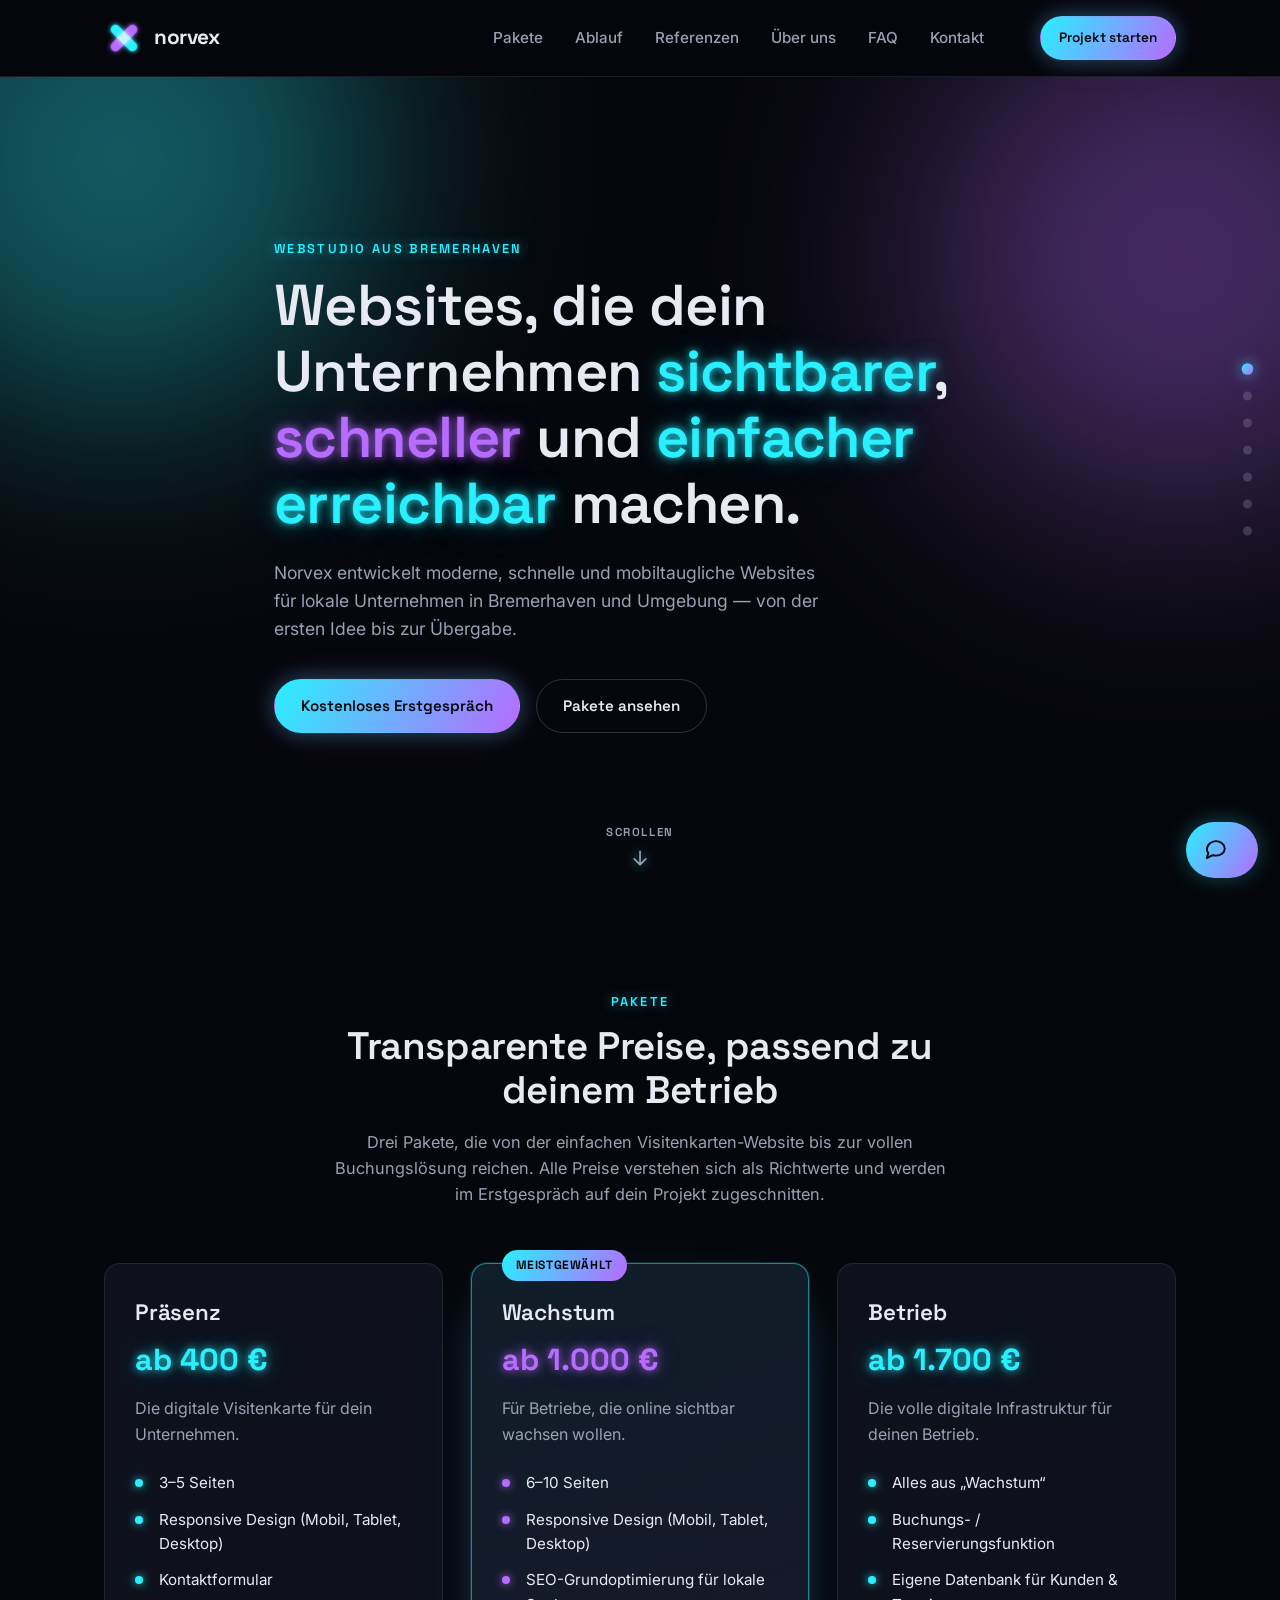
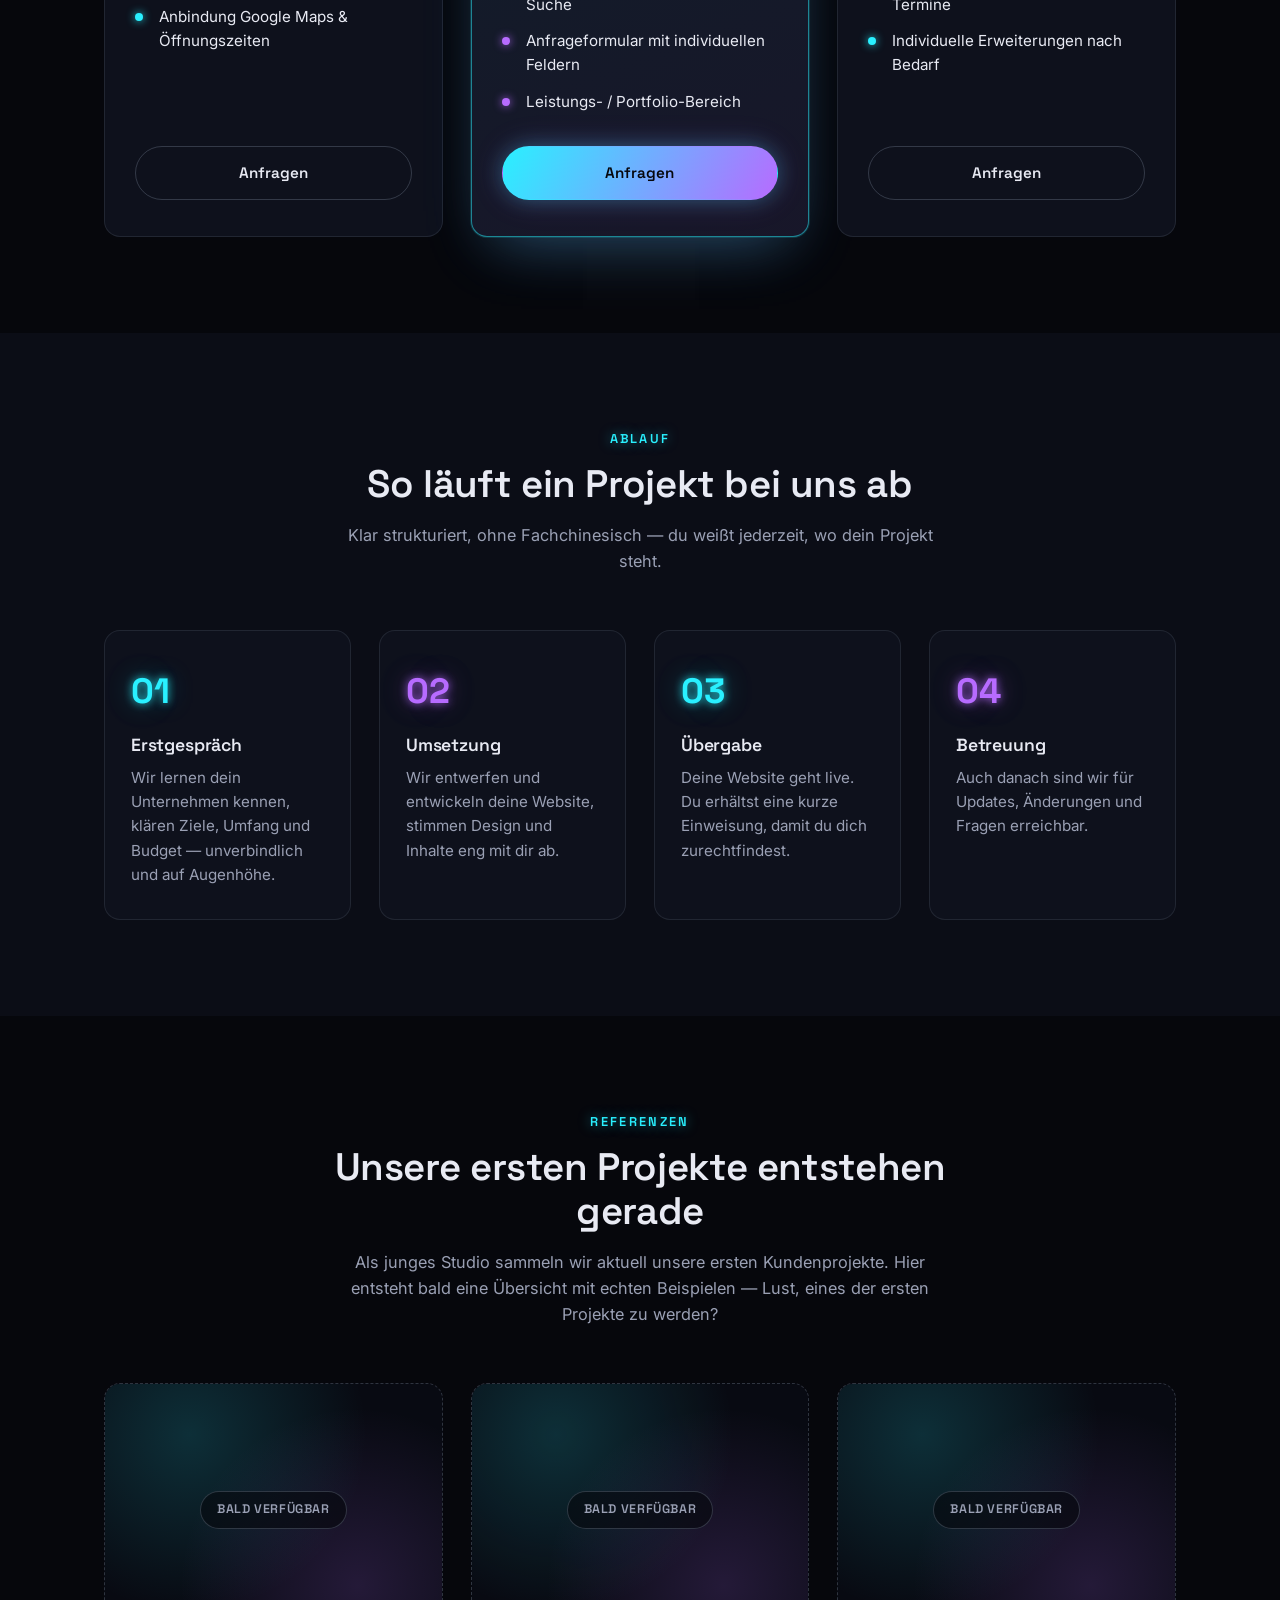
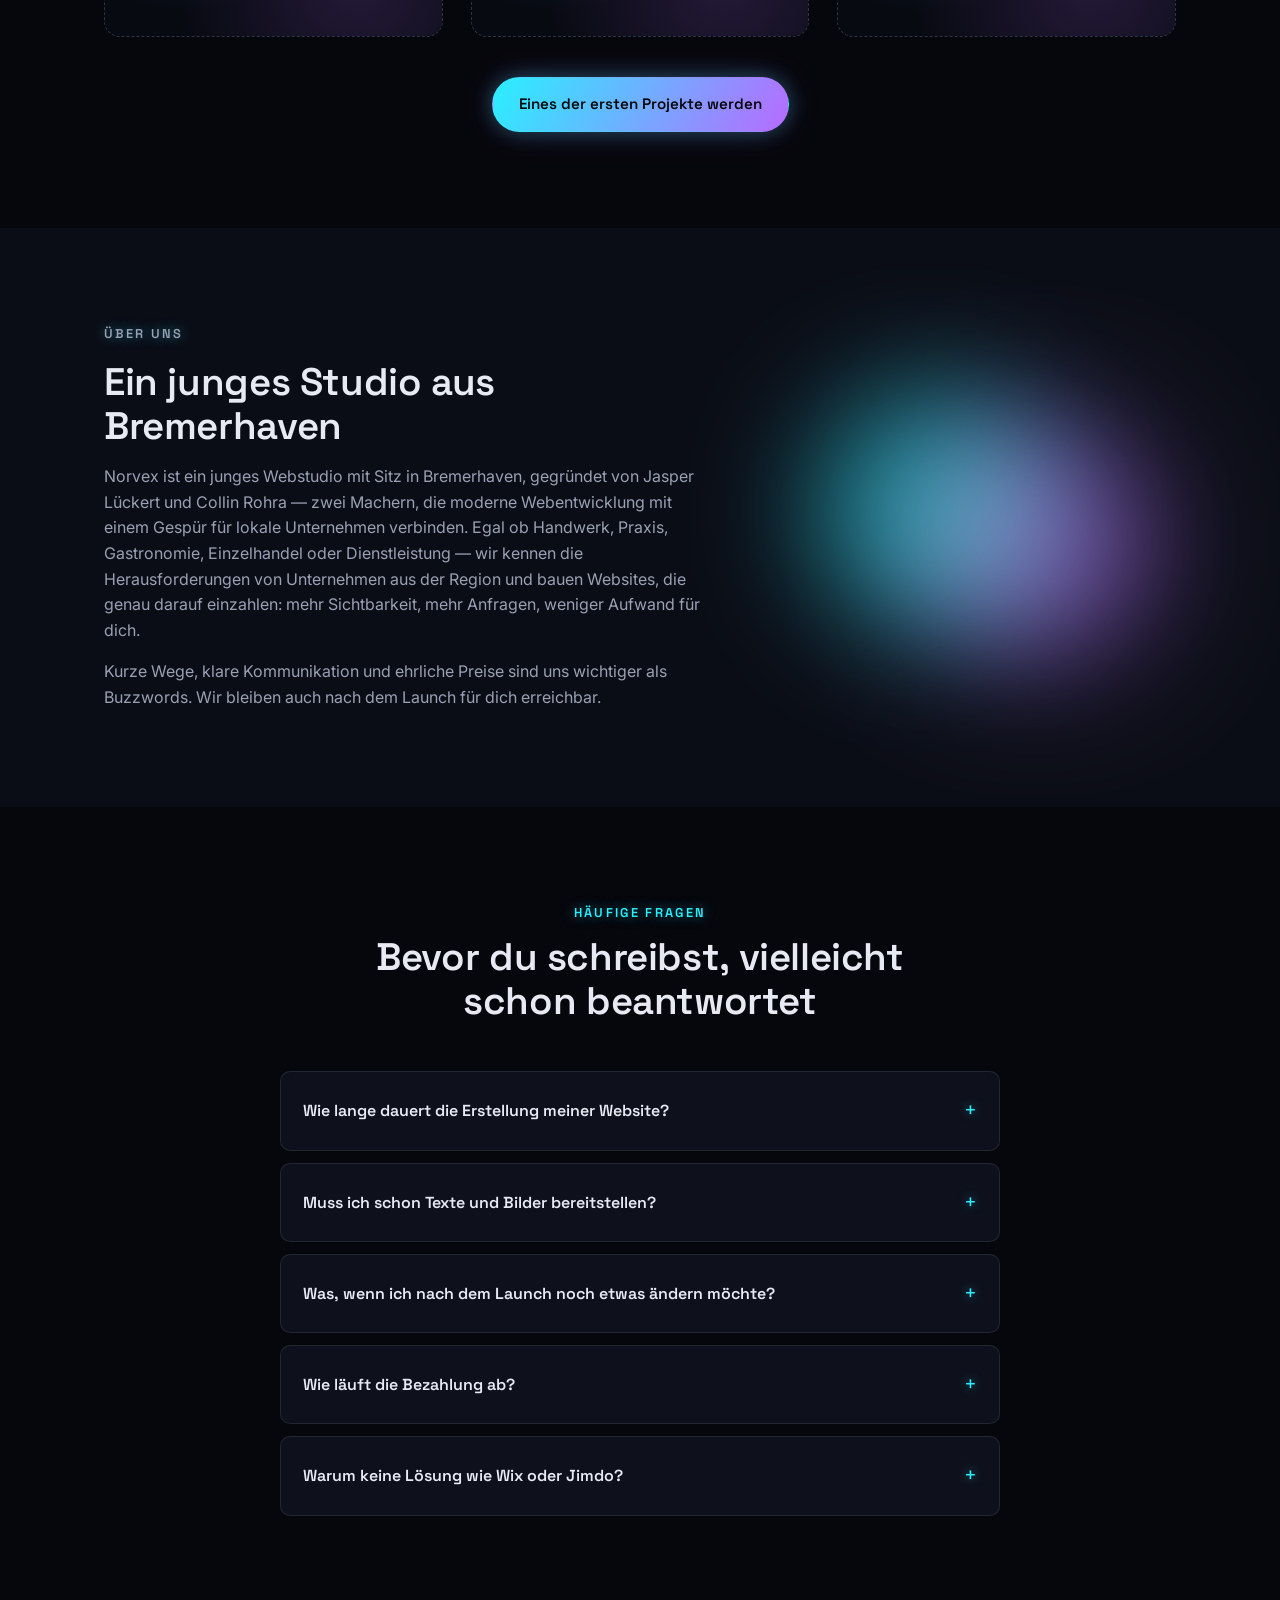
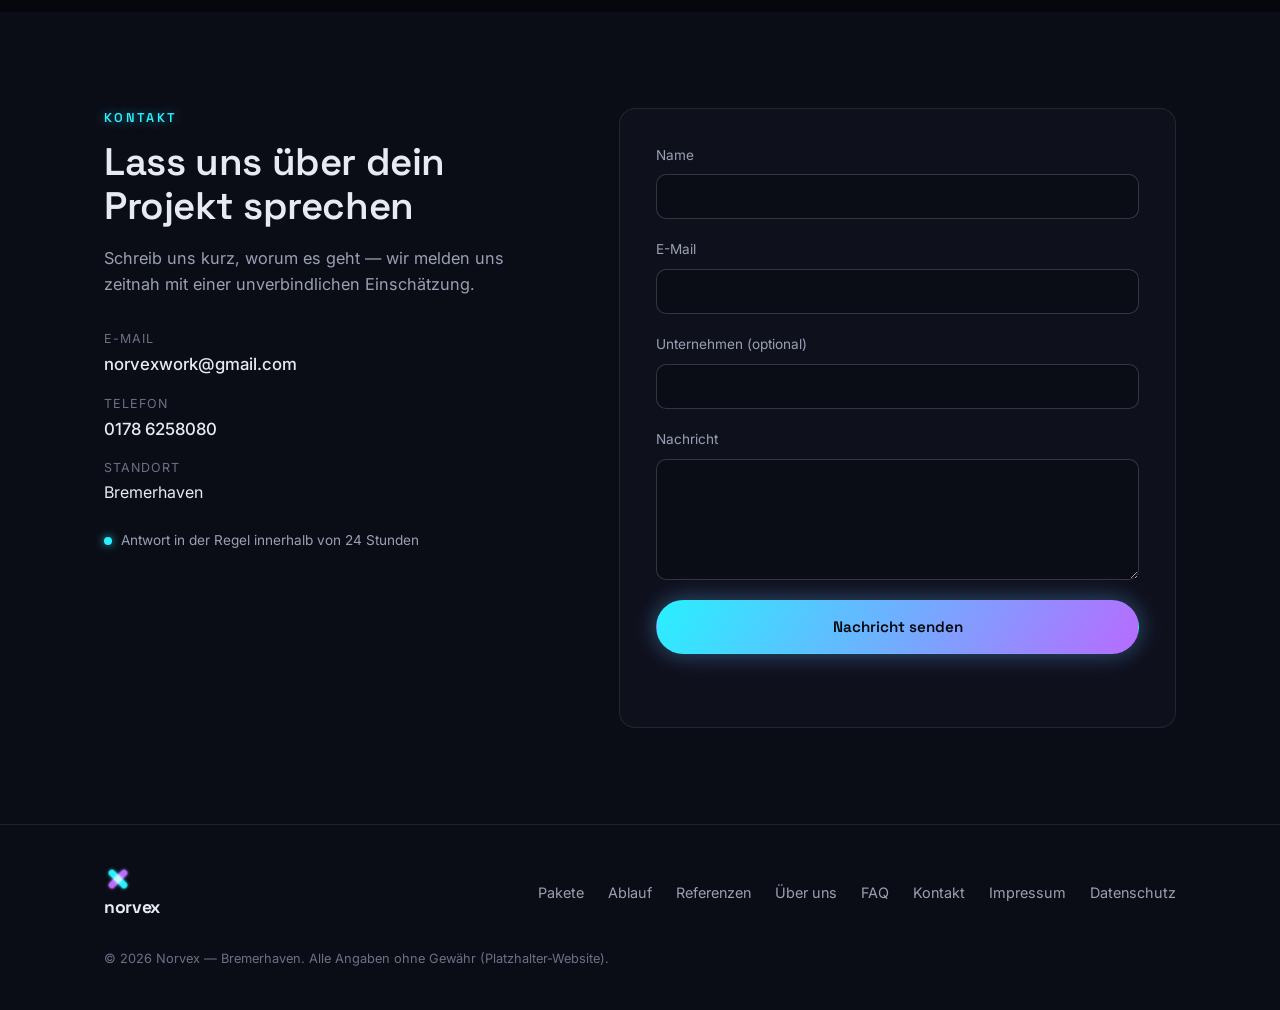
<file: index.html>
<!DOCTYPE html>
<html lang="de">
<head>
<meta charset="UTF-8">
<meta name="viewport" content="width=device-width, initial-scale=1.0">
<meta name="google-site-verification" content="wodSQJO7rFkiPzGt3FOCPo8lgnEI9jHK34I3dxqD2hQ" />
<meta name="google-site-verification" content="xtW4h9Yq6uMeDzXPqX8zzZdJeep96P6j-2JwWanVHdA" />
<title>Norvex — Webdesign & Websites für lokale Unternehmen in Bremerhaven</title>
<meta name="description" content="Norvex ist ein Webdesign-Studio in Bremerhaven: moderne, schnelle Websites für lokale Unternehmen jeder Branche — von der Präsenz-Seite bis zur Buchungsplattform.">
<link rel="canonical" href="https://norvex.studio/">

<meta property="og:type" content="website">
<meta property="og:site_name" content="Norvex">
<meta property="og:locale" content="de_DE">
<meta property="og:url" content="https://norvex.studio/">
<meta property="og:title" content="Norvex — Webdesign & Websites für lokale Unternehmen in Bremerhaven">
<meta property="og:description" content="Moderne, schnelle Websites für lokale Unternehmen jeder Branche in Bremerhaven — von der Präsenz-Seite bis zur Buchungsplattform.">
<meta property="og:image" content="https://norvex.studio/og-image.png">
<meta property="og:image:width" content="1200">
<meta property="og:image:height" content="630">
<meta property="og:image:alt" content="Norvex — Websites für lokale Unternehmen in Bremerhaven">

<meta name="twitter:card" content="summary_large_image">
<meta name="twitter:title" content="Norvex — Webdesign & Websites für lokale Unternehmen in Bremerhaven">
<meta name="twitter:description" content="Moderne, schnelle Websites für lokale Unternehmen jeder Branche in Bremerhaven.">
<meta name="twitter:image" content="https://norvex.studio/og-image.png">

<link rel="icon" href="data:image/svg+xml,%3Csvg xmlns='http://www.w3.org/2000/svg' viewBox='0 0 100 100'%3E%3Crect width='100' height='100' rx='20' fill='%23070811'/%3E%3Cg%3E%3Crect x='8' y='38' width='84' height='24' rx='12' fill='%2329f0ff' transform='rotate(45 50 50)'/%3E%3Crect x='8' y='38' width='84' height='24' rx='12' fill='%23b76bff' style='mix-blend-mode:screen' transform='rotate(-45 50 50)'/%3E%3C/g%3E%3C/svg%3E">
<link rel="preconnect" href="https://fonts.googleapis.com">
<link rel="preconnect" href="https://fonts.gstatic.com" crossorigin>
<link href="https://fonts.googleapis.com/css2?family=Space+Grotesk:wght@500;600;700&family=Inter:wght@400;500;600&display=swap" rel="stylesheet">
<link rel="stylesheet" href="css/style.css">
<script type="application/ld+json">
{
  "@context": "https://schema.org",
  "@type": "ProfessionalService",
  "name": "Norvex",
  "alternateName": "Norvex GbR",
  "url": "https://norvex.studio/",
  "image": "https://norvex.studio/og-image.png",
  "logo": "https://norvex.studio/og-image.png",
  "email": "norvexwork@gmail.com",
  "telephone": "+491786258080",
  "address": {
    "@type": "PostalAddress",
    "streetAddress": "Boschstraße 9b",
    "postalCode": "27574",
    "addressLocality": "Bremerhaven",
    "addressCountry": "DE"
  },
  "areaServed": {
    "@type": "City",
    "name": "Bremerhaven"
  },
  "founder": [
    { "@type": "Person", "name": "Jasper Lückert" },
    { "@type": "Person", "name": "Collin Rohra" }
  ],
  "description": "Norvex ist ein Webdesign-Studio in Bremerhaven: moderne, schnelle Websites für lokale Unternehmen jeder Branche."
}
</script>
</head>
<body>

<a class="skip-link" href="#main">Zum Inhalt springen</a>

<header class="site-header" id="top">
  <div class="container header-inner">
    <a href="#top" class="logo" aria-label="Norvex Startseite">
      <svg class="logo-mark" width="40" height="40" viewBox="0 0 100 100" xmlns="http://www.w3.org/2000/svg" aria-hidden="true">
        <g style="isolation:isolate">
          <rect class="logo-bar-cyan" x="8" y="38" width="84" height="24" rx="12" transform="rotate(45 50 50)"/>
          <rect class="logo-bar-violet" x="8" y="38" width="84" height="24" rx="12" transform="rotate(-45 50 50)"/>
        </g>
      </svg>
      <span class="logo-word">norvex</span>
    </a>

    <nav class="main-nav" id="main-nav" aria-label="Hauptnavigation">
      <a href="#pakete">Pakete</a>
      <a href="#ablauf">Ablauf</a>
      <a href="#referenzen">Referenzen</a>
      <a href="#ueber-uns">Über uns</a>
      <a href="#faq">FAQ</a>
      <a href="#kontakt">Kontakt</a>
      <a href="#kontakt" class="btn btn-primary nav-cta-mobile">Projekt starten</a>
    </nav>

    <a href="#kontakt" class="btn btn-primary btn-small header-cta">Projekt starten</a>

    <button class="nav-toggle" id="navToggle" aria-expanded="false" aria-controls="main-nav" aria-label="Menü öffnen">
      <span></span><span></span><span></span>
    </button>
  </div>
</header>

<nav class="dot-nav" aria-label="Seitennavigation">
  <a href="#hero" class="dot-nav-item" data-target="hero" aria-label="Start"><span class="dot-nav-tooltip">Start</span></a>
  <a href="#pakete" class="dot-nav-item" data-target="pakete" aria-label="Pakete"><span class="dot-nav-tooltip">Pakete</span></a>
  <a href="#ablauf" class="dot-nav-item" data-target="ablauf" aria-label="Ablauf"><span class="dot-nav-tooltip">Ablauf</span></a>
  <a href="#referenzen" class="dot-nav-item" data-target="referenzen" aria-label="Referenzen"><span class="dot-nav-tooltip">Referenzen</span></a>
  <a href="#ueber-uns" class="dot-nav-item" data-target="ueber-uns" aria-label="Über uns"><span class="dot-nav-tooltip">Über uns</span></a>
  <a href="#faq" class="dot-nav-item" data-target="faq" aria-label="FAQ"><span class="dot-nav-tooltip">FAQ</span></a>
  <a href="#kontakt" class="dot-nav-item" data-target="kontakt" aria-label="Kontakt"><span class="dot-nav-tooltip">Kontakt</span></a>
</nav>

<main id="main">

  <!-- HERO -->
  <section class="hero" id="hero">
    <div class="hero-glow hero-glow-cyan" aria-hidden="true"></div>
    <div class="hero-glow hero-glow-violet" aria-hidden="true"></div>
    <div class="container hero-inner">
      <p class="eyebrow">Webstudio aus Bremerhaven</p>
      <h1 class="hero-title">
        Websites, die dein Unternehmen <span class="text-glow-cyan">sichtbarer</span>,
        <span class="text-glow-violet">schneller</span> und
        <span class="text-glow-cyan">einfacher erreichbar</span> machen.
      </h1>
      <p class="hero-sub">
        Norvex entwickelt moderne, schnelle und mobiltaugliche Websites für lokale
        Unternehmen in Bremerhaven und Umgebung — von der ersten Idee bis zur Übergabe.
      </p>
      <div class="hero-actions">
        <a href="#kontakt" class="btn btn-primary">Kostenloses Erstgespräch</a>
        <a href="#pakete" class="btn btn-ghost">Pakete ansehen</a>
      </div>
    </div>

    <a href="#pakete" class="scroll-cue" aria-label="Zu den Paketen scrollen">
      <span class="scroll-cue-text">Scrollen</span>
      <svg class="scroll-cue-arrow" viewBox="0 0 24 24" width="20" height="20" fill="none" stroke="currentColor" stroke-width="2" stroke-linecap="round" stroke-linejoin="round" aria-hidden="true">
        <path d="M12 4v16M5 13l7 7 7-7"/>
      </svg>
    </a>
  </section>

  <!-- PAKETE -->
  <section class="section" id="pakete">
    <div class="container">
      <p class="eyebrow center">Pakete</p>
      <h2 class="section-title center">Transparente Preise, passend zu deinem Betrieb</h2>
      <p class="section-sub center">
        Drei Pakete, die von der einfachen Visitenkarten-Website bis zur vollen
        Buchungslösung reichen. Alle Preise verstehen sich als Richtwerte und werden
        im Erstgespräch auf dein Projekt zugeschnitten.
      </p>

      <div class="pricing-grid">

        <article class="price-card">
          <h3 class="price-name">Präsenz</h3>
          <p class="price-range">ab 400&nbsp;€</p>
          <p class="price-desc">Die digitale Visitenkarte für dein Unternehmen.</p>
          <ul class="price-features">
            <li>3–5 Seiten</li>
            <li>Responsive Design (Mobil, Tablet, Desktop)</li>
            <li>Kontaktformular</li>
            <li>Anbindung Google Maps &amp; Öffnungszeiten</li>
          </ul>
          <a href="#kontakt" class="btn btn-outline">Anfragen</a>
        </article>

        <article class="price-card price-card-featured">
          <p class="price-badge">Meistgewählt</p>
          <h3 class="price-name">Wachstum</h3>
          <p class="price-range">ab 1.000&nbsp;€</p>
          <p class="price-desc">Für Betriebe, die online sichtbar wachsen wollen.</p>
          <ul class="price-features">
            <li>6–10 Seiten</li>
            <li>Responsive Design (Mobil, Tablet, Desktop)</li>
            <li>SEO-Grundoptimierung für lokale Suche</li>
            <li>Anfrageformular mit individuellen Feldern</li>
            <li>Leistungs- / Portfolio-Bereich</li>
          </ul>
          <a href="#kontakt" class="btn btn-primary">Anfragen</a>
        </article>

        <article class="price-card">
          <h3 class="price-name">Betrieb</h3>
          <p class="price-range">ab 1.700&nbsp;€</p>
          <p class="price-desc">Die volle digitale Infrastruktur für deinen Betrieb.</p>
          <ul class="price-features">
            <li>Alles aus „Wachstum“</li>
            <li>Buchungs- / Reservierungsfunktion</li>
            <li>Eigene Datenbank für Kunden &amp; Termine</li>
            <li>Individuelle Erweiterungen nach Bedarf</li>
          </ul>
          <a href="#kontakt" class="btn btn-outline">Anfragen</a>
        </article>

      </div>
    </div>
  </section>

  <!-- ABLAUF -->
  <section class="section section-alt" id="ablauf">
    <div class="container">
      <p class="eyebrow center">Ablauf</p>
      <h2 class="section-title center">So läuft ein Projekt bei uns ab</h2>
      <p class="section-sub center">
        Klar strukturiert, ohne Fachchinesisch — du weißt jederzeit, wo dein Projekt steht.
      </p>

      <ol class="process-grid">
        <li class="process-step">
          <span class="process-number text-glow-cyan">01</span>
          <h3>Erstgespräch</h3>
          <p>Wir lernen dein Unternehmen kennen, klären Ziele, Umfang und Budget — unverbindlich und auf Augenhöhe.</p>
        </li>
        <li class="process-step">
          <span class="process-number text-glow-violet">02</span>
          <h3>Umsetzung</h3>
          <p>Wir entwerfen und entwickeln deine Website, stimmen Design und Inhalte eng mit dir ab.</p>
        </li>
        <li class="process-step">
          <span class="process-number text-glow-cyan">03</span>
          <h3>Übergabe</h3>
          <p>Deine Website geht live. Du erhältst eine kurze Einweisung, damit du dich zurechtfindest.</p>
        </li>
        <li class="process-step">
          <span class="process-number text-glow-violet">04</span>
          <h3>Betreuung</h3>
          <p>Auch danach sind wir für Updates, Änderungen und Fragen erreichbar.</p>
        </li>
      </ol>
    </div>
  </section>

  <!-- REFERENZEN -->
  <section class="section" id="referenzen">
    <div class="container">
      <p class="eyebrow center">Referenzen</p>
      <h2 class="section-title center">Unsere ersten Projekte entstehen gerade</h2>
      <p class="section-sub center">
        Als junges Studio sammeln wir aktuell unsere ersten Kundenprojekte. Hier
        entsteht bald eine Übersicht mit echten Beispielen — Lust, eines der
        ersten Projekte zu werden?
      </p>

      <div class="portfolio-grid">
        <div class="portfolio-placeholder" aria-hidden="true">
          <span class="portfolio-badge">Bald verfügbar</span>
        </div>
        <div class="portfolio-placeholder" aria-hidden="true">
          <span class="portfolio-badge">Bald verfügbar</span>
        </div>
        <div class="portfolio-placeholder" aria-hidden="true">
          <span class="portfolio-badge">Bald verfügbar</span>
        </div>
      </div>

      <div class="portfolio-cta">
        <a href="#kontakt" class="btn btn-primary">Eines der ersten Projekte werden</a>
      </div>
    </div>
  </section>

  <!-- ÜBER UNS -->
  <section class="section section-alt" id="ueber-uns">
    <div class="container about-inner">
      <div class="about-text">
        <p class="eyebrow">Über uns</p>
        <h2 class="section-title">Ein junges Studio aus Bremerhaven</h2>
        <p>
          Norvex ist ein junges Webstudio mit Sitz in Bremerhaven, gegründet
          von Jasper Lückert und Collin Rohra — zwei Machern, die moderne
          Webentwicklung mit einem Gespür für lokale Unternehmen verbinden.
          Egal ob Handwerk, Praxis, Gastronomie, Einzelhandel oder
          Dienstleistung — wir kennen die Herausforderungen von Unternehmen
          aus der Region und bauen Websites, die genau darauf einzahlen: mehr
          Sichtbarkeit, mehr Anfragen, weniger Aufwand für dich.
        </p>
        <p>
          Kurze Wege, klare Kommunikation und ehrliche Preise sind uns wichtiger als
          Buzzwords. Wir bleiben auch nach dem Launch für dich erreichbar.
        </p>
      </div>
      <div class="about-visual" aria-hidden="true">
        <div class="about-glow-shape shape-cyan"></div>
        <div class="about-glow-shape shape-violet"></div>
      </div>
    </div>
  </section>

  <!-- FAQ -->
  <section class="section" id="faq">
    <div class="container">
      <p class="eyebrow center">Häufige Fragen</p>
      <h2 class="section-title center">Bevor du schreibst, vielleicht schon beantwortet</h2>

      <div class="faq-list">
        <details class="faq-item">
          <summary>Wie lange dauert die Erstellung meiner Website?</summary>
          <p>Je nach Umfang meist 2–6 Wochen ab Erstgespräch. Bei „Präsenz" geht es
          oft schneller, bei „Betrieb" mit Buchungsfunktion braucht die Abstimmung
          etwas mehr Zeit.</p>
        </details>
        <details class="faq-item">
          <summary>Muss ich schon Texte und Bilder bereitstellen?</summary>
          <p>Nein, nicht zwingend. Wir helfen bei Struktur und Texten und sagen dir
          genau, was wir brauchen — eigene Fotos sind aber immer ein Plus.</p>
        </details>
        <details class="faq-item">
          <summary>Was, wenn ich nach dem Launch noch etwas ändern möchte?</summary>
          <p>Genau dafür gibt es die „Betreuung"-Phase — kleine Änderungen und
          Updates sind auch danach jederzeit möglich.</p>
        </details>
        <details class="faq-item">
          <summary>Wie läuft die Bezahlung ab?</summary>
          <p>Nach dem Erstgespräch bekommst du ein klares Angebot. Üblich ist eine
          Anzahlung zu Beginn und der Rest bei der Übergabe.</p>
        </details>
        <details class="faq-item">
          <summary>Warum keine Lösung wie Wix oder Jimdo?</summary>
          <p>Baukästen sind schnell eingerichtet, aber oft langsam, austauschbar und
          schwer zu individualisieren. Wir schreiben den Code selbst — das heißt
          bessere Ladezeiten, sauberere SEO-Grundlagen und ein Design, das wirklich
          zu deinem Unternehmen passt.</p>
        </details>
      </div>
    </div>
  </section>

  <!-- KONTAKT -->
  <section class="section section-alt" id="kontakt">
    <div class="container contact-inner">
      <div class="contact-intro">
        <p class="eyebrow">Kontakt</p>
        <h2 class="section-title">Lass uns über dein Projekt sprechen</h2>
        <p class="section-sub">
          Schreib uns kurz, worum es geht — wir melden uns zeitnah mit einer
          unverbindlichen Einschätzung.
        </p>

        <ul class="contact-details">
          <li>
            <span class="contact-label">E-Mail</span>
            <a href="mailto:norvexwork@gmail.com">norvexwork@gmail.com</a>
          </li>
          <li>
            <span class="contact-label">Telefon</span>
            <a href="tel:+491786258080">0178 6258080</a>
          </li>
          <li>
            <span class="contact-label">Standort</span>
            <span>Bremerhaven</span>
          </li>
        </ul>

        <p class="response-time">
          <span class="response-dot" aria-hidden="true"></span>
          Antwort in der Regel innerhalb von 24 Stunden
        </p>
      </div>

      <form class="contact-form" id="contactForm" novalidate>
        <div class="form-row">
          <label for="name">Name</label>
          <input type="text" id="name" name="name" autocomplete="name" required>
        </div>
        <div class="form-row">
          <label for="email">E-Mail</label>
          <input type="email" id="email" name="email" autocomplete="email" required>
        </div>
        <div class="form-row">
          <label for="unternehmen">Unternehmen (optional)</label>
          <input type="text" id="unternehmen" name="unternehmen" autocomplete="organization">
        </div>
        <div class="form-row">
          <label for="nachricht">Nachricht</label>
          <textarea id="nachricht" name="nachricht" rows="5" required></textarea>
        </div>
        <button type="submit" class="btn btn-primary btn-full">Nachricht senden</button>
        <p class="form-note" id="formNote" role="status" aria-live="polite"></p>
      </form>
    </div>
  </section>

</main>

<footer class="site-footer">
  <div class="container footer-inner">
    <div class="footer-brand">
      <svg class="logo-mark logo-mark-small" width="28" height="28" viewBox="0 0 100 100" xmlns="http://www.w3.org/2000/svg" aria-hidden="true">
        <g style="isolation:isolate">
          <rect class="logo-bar-cyan" x="8" y="38" width="84" height="24" rx="12" transform="rotate(45 50 50)"/>
          <rect class="logo-bar-violet" x="8" y="38" width="84" height="24" rx="12" transform="rotate(-45 50 50)"/>
        </g>
      </svg>
      <span class="logo-word">norvex</span>
    </div>
    <nav class="footer-nav" aria-label="Footer Navigation">
      <a href="#pakete">Pakete</a>
      <a href="#ablauf">Ablauf</a>
      <a href="#referenzen">Referenzen</a>
      <a href="#ueber-uns">Über uns</a>
      <a href="#faq">FAQ</a>
      <a href="#kontakt">Kontakt</a>
      <a href="impressum.html">Impressum</a>
      <a href="datenschutz.html">Datenschutz</a>
    </nav>
    <p class="footer-copy">© 2026 Norvex — Bremerhaven. Alle Angaben ohne Gewähr (Platzhalter-Website).</p>
  </div>
</footer>

<a
  class="whatsapp-fab"
  href="https://wa.me/491786258080?text=Hallo%20Norvex%2C%20ich%20habe%20eine%20Frage%20zu%20einer%20Website."
  target="_blank"
  rel="noopener noreferrer"
  aria-label="Per WhatsApp schreiben"
>
  <svg viewBox="0 0 32 32" width="26" height="26" fill="none" stroke="currentColor" stroke-width="2.3" stroke-linecap="round" stroke-linejoin="round" aria-hidden="true">
    <path d="M6 16c0-6.6 5.4-11 11-11s11 4.4 11 9-4.4 9-11 9c-1.4 0-2.7-.2-3.9-.6L6 26l1.8-6.4C6.7 18.2 6 17.1 6 16Z"/>
  </svg>
  <span class="whatsapp-fab-label">WhatsApp</span>
</a>

<script src="js/main.js"></script>
</body>
</html>
</file>
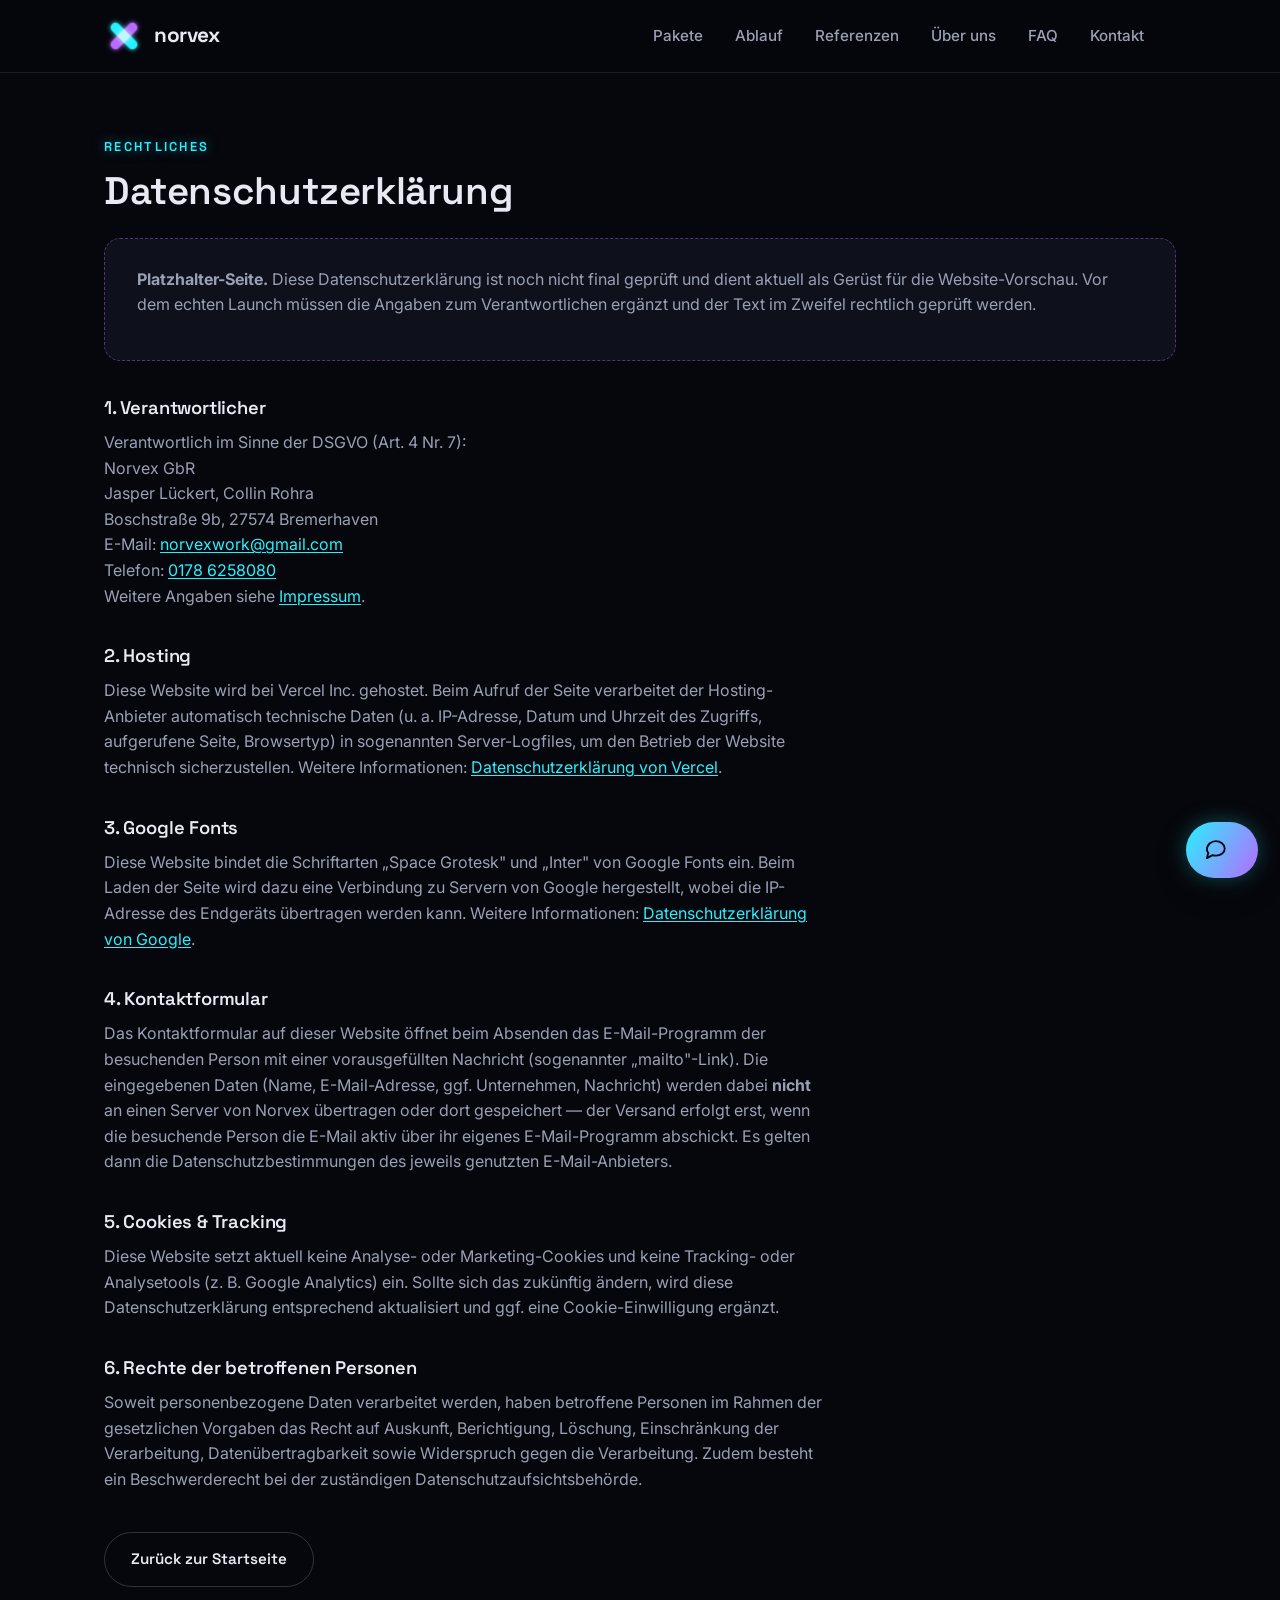
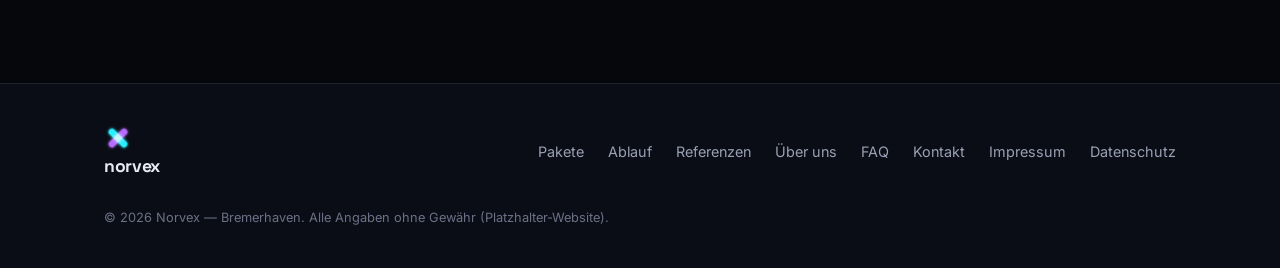
<file: datenschutz.html>
<!DOCTYPE html>
<html lang="de">
<head>
<meta charset="UTF-8">
<meta name="viewport" content="width=device-width, initial-scale=1.0">
<title>Datenschutzerklärung — Norvex</title>
<meta name="description" content="Datenschutzerklärung von Norvex, Webdesign-Studio in Bremerhaven.">
<meta name="robots" content="noindex, follow">
<link rel="canonical" href="https://norvex.studio/datenschutz.html">
<link rel="preconnect" href="https://fonts.googleapis.com">
<link rel="preconnect" href="https://fonts.gstatic.com" crossorigin>
<link href="https://fonts.googleapis.com/css2?family=Space+Grotesk:wght@500;600;700&family=Inter:wght@400;500;600&display=swap" rel="stylesheet">
<link rel="stylesheet" href="css/style.css">
</head>
<body>

<header class="site-header">
  <div class="container header-inner">
    <a href="index.html" class="logo" aria-label="Norvex Startseite">
      <svg class="logo-mark" width="40" height="40" viewBox="0 0 100 100" xmlns="http://www.w3.org/2000/svg" aria-hidden="true">
        <g style="isolation:isolate">
          <rect class="logo-bar-cyan" x="8" y="38" width="84" height="24" rx="12" transform="rotate(45 50 50)"/>
          <rect class="logo-bar-violet" x="8" y="38" width="84" height="24" rx="12" transform="rotate(-45 50 50)"/>
        </g>
      </svg>
      <span class="logo-word">norvex</span>
    </a>
    <nav class="main-nav" aria-label="Hauptnavigation">
      <a href="index.html#pakete">Pakete</a>
      <a href="index.html#ablauf">Ablauf</a>
      <a href="index.html#referenzen">Referenzen</a>
      <a href="index.html#ueber-uns">Über uns</a>
      <a href="index.html#faq">FAQ</a>
      <a href="index.html#kontakt">Kontakt</a>
    </nav>
  </div>
</header>

<main id="main">
  <section class="section legal-section">
    <div class="container">
      <p class="eyebrow">Rechtliches</p>
      <h1 class="section-title">Datenschutzerklärung</h1>

      <div class="legal-placeholder">
        <p><strong>Platzhalter-Seite.</strong> Diese Datenschutzerklärung ist noch nicht final geprüft
        und dient aktuell als Gerüst für die Website-Vorschau. Vor dem echten Launch müssen die
        Angaben zum Verantwortlichen ergänzt und der Text im Zweifel rechtlich geprüft werden.</p>
      </div>

      <h2 class="legal-subtitle">1. Verantwortlicher</h2>
      <p class="legal-text">
        Verantwortlich im Sinne der DSGVO (Art. 4 Nr. 7):<br>
        Norvex GbR<br>
        Jasper Lückert, Collin Rohra<br>
        Boschstraße 9b, 27574 Bremerhaven<br>
        E-Mail: <a href="mailto:norvexwork@gmail.com">norvexwork@gmail.com</a><br>
        Telefon: <a href="tel:+491786258080">0178 6258080</a><br>
        Weitere Angaben siehe <a href="impressum.html">Impressum</a>.
      </p>

      <h2 class="legal-subtitle">2. Hosting</h2>
      <p class="legal-text">
        Diese Website wird bei Vercel Inc. gehostet. Beim Aufruf der Seite verarbeitet der Hosting-Anbieter
        automatisch technische Daten (u. a. IP-Adresse, Datum und Uhrzeit des Zugriffs, aufgerufene Seite,
        Browsertyp) in sogenannten Server-Logfiles, um den Betrieb der Website technisch sicherzustellen.
        Weitere Informationen: <a href="https://vercel.com/legal/privacy-policy" target="_blank" rel="noopener noreferrer">Datenschutzerklärung von Vercel</a>.
      </p>

      <h2 class="legal-subtitle">3. Google Fonts</h2>
      <p class="legal-text">
        Diese Website bindet die Schriftarten „Space Grotesk" und „Inter" von Google Fonts ein. Beim Laden
        der Seite wird dazu eine Verbindung zu Servern von Google hergestellt, wobei die IP-Adresse des
        Endgeräts übertragen werden kann. Weitere Informationen:
        <a href="https://policies.google.com/privacy" target="_blank" rel="noopener noreferrer">Datenschutzerklärung von Google</a>.
      </p>

      <h2 class="legal-subtitle">4. Kontaktformular</h2>
      <p class="legal-text">
        Das Kontaktformular auf dieser Website öffnet beim Absenden das E-Mail-Programm der besuchenden
        Person mit einer vorausgefüllten Nachricht (sogenannter „mailto"-Link). Die eingegebenen Daten
        (Name, E-Mail-Adresse, ggf. Unternehmen, Nachricht) werden dabei <strong>nicht</strong> an einen
        Server von Norvex übertragen oder dort gespeichert — der Versand erfolgt erst, wenn die
        besuchende Person die E-Mail aktiv über ihr eigenes E-Mail-Programm abschickt. Es gelten dann die
        Datenschutzbestimmungen des jeweils genutzten E-Mail-Anbieters.
      </p>

      <h2 class="legal-subtitle">5. Cookies &amp; Tracking</h2>
      <p class="legal-text">
        Diese Website setzt aktuell keine Analyse- oder Marketing-Cookies und keine Tracking- oder
        Analysetools (z. B. Google Analytics) ein. Sollte sich das zukünftig ändern, wird diese
        Datenschutzerklärung entsprechend aktualisiert und ggf. eine Cookie-Einwilligung ergänzt.
      </p>

      <h2 class="legal-subtitle">6. Rechte der betroffenen Personen</h2>
      <p class="legal-text">
        Soweit personenbezogene Daten verarbeitet werden, haben betroffene Personen im Rahmen der
        gesetzlichen Vorgaben das Recht auf Auskunft, Berichtigung, Löschung, Einschränkung der
        Verarbeitung, Datenübertragbarkeit sowie Widerspruch gegen die Verarbeitung. Zudem besteht ein
        Beschwerderecht bei der zuständigen Datenschutzaufsichtsbehörde.
      </p>

      <a href="index.html" class="btn btn-outline legal-back">Zurück zur Startseite</a>
    </div>
  </section>
</main>

<footer class="site-footer">
  <div class="container footer-inner">
    <div class="footer-brand">
      <svg class="logo-mark logo-mark-small" width="28" height="28" viewBox="0 0 100 100" xmlns="http://www.w3.org/2000/svg" aria-hidden="true">
        <g style="isolation:isolate">
          <rect class="logo-bar-cyan" x="8" y="38" width="84" height="24" rx="12" transform="rotate(45 50 50)"/>
          <rect class="logo-bar-violet" x="8" y="38" width="84" height="24" rx="12" transform="rotate(-45 50 50)"/>
        </g>
      </svg>
      <span class="logo-word">norvex</span>
    </div>
    <nav class="footer-nav" aria-label="Footer Navigation">
      <a href="index.html#pakete">Pakete</a>
      <a href="index.html#ablauf">Ablauf</a>
      <a href="index.html#referenzen">Referenzen</a>
      <a href="index.html#ueber-uns">Über uns</a>
      <a href="index.html#faq">FAQ</a>
      <a href="index.html#kontakt">Kontakt</a>
      <a href="impressum.html">Impressum</a>
      <a href="datenschutz.html">Datenschutz</a>
    </nav>
    <p class="footer-copy">© 2026 Norvex — Bremerhaven. Alle Angaben ohne Gewähr (Platzhalter-Website).</p>
  </div>
</footer>

<a
  class="whatsapp-fab"
  href="https://wa.me/491786258080?text=Hallo%20Norvex%2C%20ich%20habe%20eine%20Frage%20zu%20einer%20Website."
  target="_blank"
  rel="noopener noreferrer"
  aria-label="Per WhatsApp schreiben"
>
  <svg viewBox="0 0 32 32" width="26" height="26" fill="none" stroke="currentColor" stroke-width="2.3" stroke-linecap="round" stroke-linejoin="round" aria-hidden="true">
    <path d="M6 16c0-6.6 5.4-11 11-11s11 4.4 11 9-4.4 9-11 9c-1.4 0-2.7-.2-3.9-.6L6 26l1.8-6.4C6.7 18.2 6 17.1 6 16Z"/>
  </svg>
  <span class="whatsapp-fab-label">WhatsApp</span>
</a>

</body>
</html>
</file>
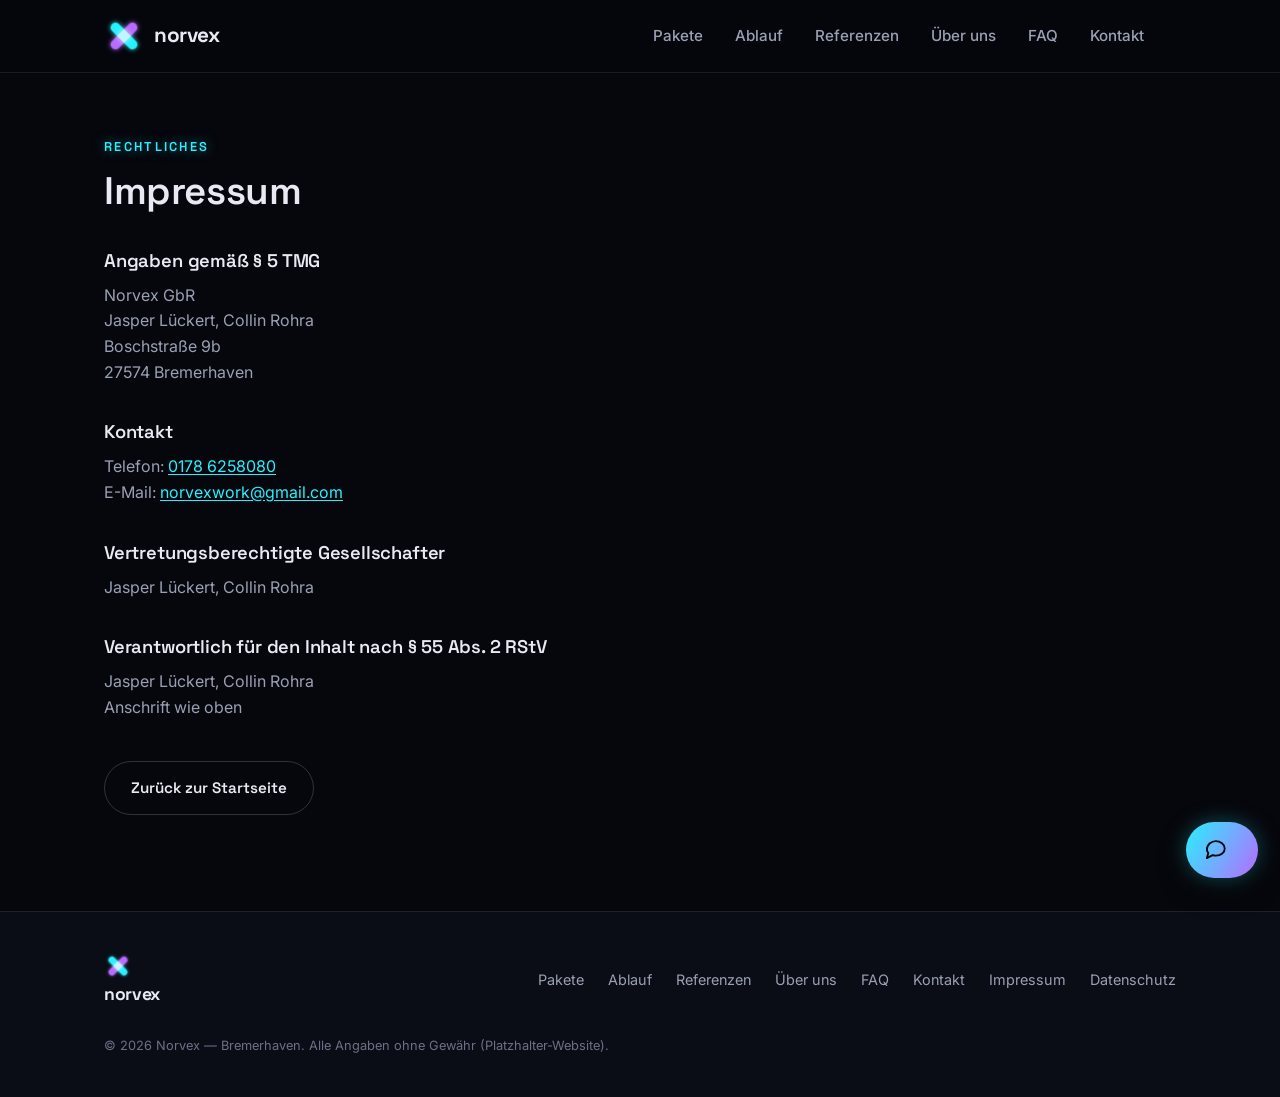
<file: impressum.html>
<!DOCTYPE html>
<html lang="de">
<head>
<meta charset="UTF-8">
<meta name="viewport" content="width=device-width, initial-scale=1.0">
<title>Impressum — Norvex</title>
<meta name="description" content="Impressum von Norvex, Webdesign-Studio in Bremerhaven.">
<meta name="robots" content="noindex, follow">
<link rel="canonical" href="https://norvex.studio/impressum.html">
<link rel="preconnect" href="https://fonts.googleapis.com">
<link rel="preconnect" href="https://fonts.gstatic.com" crossorigin>
<link href="https://fonts.googleapis.com/css2?family=Space+Grotesk:wght@500;600;700&family=Inter:wght@400;500;600&display=swap" rel="stylesheet">
<link rel="stylesheet" href="css/style.css">
</head>
<body>

<header class="site-header">
  <div class="container header-inner">
    <a href="index.html" class="logo" aria-label="Norvex Startseite">
      <svg class="logo-mark" width="40" height="40" viewBox="0 0 100 100" xmlns="http://www.w3.org/2000/svg" aria-hidden="true">
        <g style="isolation:isolate">
          <rect class="logo-bar-cyan" x="8" y="38" width="84" height="24" rx="12" transform="rotate(45 50 50)"/>
          <rect class="logo-bar-violet" x="8" y="38" width="84" height="24" rx="12" transform="rotate(-45 50 50)"/>
        </g>
      </svg>
      <span class="logo-word">norvex</span>
    </a>
    <nav class="main-nav" aria-label="Hauptnavigation">
      <a href="index.html#pakete">Pakete</a>
      <a href="index.html#ablauf">Ablauf</a>
      <a href="index.html#referenzen">Referenzen</a>
      <a href="index.html#ueber-uns">Über uns</a>
      <a href="index.html#faq">FAQ</a>
      <a href="index.html#kontakt">Kontakt</a>
    </nav>
  </div>
</header>

<main id="main">
  <section class="section legal-section">
    <div class="container">
      <p class="eyebrow">Rechtliches</p>
      <h1 class="section-title">Impressum</h1>

      <h2 class="legal-subtitle">Angaben gemäß § 5 TMG</h2>
      <p class="legal-text">
        Norvex GbR<br>
        Jasper Lückert, Collin Rohra<br>
        Boschstraße 9b<br>
        27574 Bremerhaven
      </p>

      <h2 class="legal-subtitle">Kontakt</h2>
      <p class="legal-text">
        Telefon: <a href="tel:+491786258080">0178 6258080</a><br>
        E-Mail: <a href="mailto:norvexwork@gmail.com">norvexwork@gmail.com</a>
      </p>

      <h2 class="legal-subtitle">Vertretungsberechtigte Gesellschafter</h2>
      <p class="legal-text">Jasper Lückert, Collin Rohra</p>

      <h2 class="legal-subtitle">Verantwortlich für den Inhalt nach § 55 Abs. 2 RStV</h2>
      <p class="legal-text">
        Jasper Lückert, Collin Rohra<br>
        Anschrift wie oben
      </p>

      <a href="index.html" class="btn btn-outline legal-back">Zurück zur Startseite</a>
    </div>
  </section>
</main>

<footer class="site-footer">
  <div class="container footer-inner">
    <div class="footer-brand">
      <svg class="logo-mark logo-mark-small" width="28" height="28" viewBox="0 0 100 100" xmlns="http://www.w3.org/2000/svg" aria-hidden="true">
        <g style="isolation:isolate">
          <rect class="logo-bar-cyan" x="8" y="38" width="84" height="24" rx="12" transform="rotate(45 50 50)"/>
          <rect class="logo-bar-violet" x="8" y="38" width="84" height="24" rx="12" transform="rotate(-45 50 50)"/>
        </g>
      </svg>
      <span class="logo-word">norvex</span>
    </div>
    <nav class="footer-nav" aria-label="Footer Navigation">
      <a href="index.html#pakete">Pakete</a>
      <a href="index.html#ablauf">Ablauf</a>
      <a href="index.html#referenzen">Referenzen</a>
      <a href="index.html#ueber-uns">Über uns</a>
      <a href="index.html#faq">FAQ</a>
      <a href="index.html#kontakt">Kontakt</a>
      <a href="impressum.html">Impressum</a>
      <a href="datenschutz.html">Datenschutz</a>
    </nav>
    <p class="footer-copy">© 2026 Norvex — Bremerhaven. Alle Angaben ohne Gewähr (Platzhalter-Website).</p>
  </div>
</footer>

<a
  class="whatsapp-fab"
  href="https://wa.me/491786258080?text=Hallo%20Norvex%2C%20ich%20habe%20eine%20Frage%20zu%20einer%20Website."
  target="_blank"
  rel="noopener noreferrer"
  aria-label="Per WhatsApp schreiben"
>
  <svg viewBox="0 0 32 32" width="26" height="26" fill="none" stroke="currentColor" stroke-width="2.3" stroke-linecap="round" stroke-linejoin="round" aria-hidden="true">
    <path d="M6 16c0-6.6 5.4-11 11-11s11 4.4 11 9-4.4 9-11 9c-1.4 0-2.7-.2-3.9-.6L6 26l1.8-6.4C6.7 18.2 6 17.1 6 16Z"/>
  </svg>
  <span class="whatsapp-fab-label">WhatsApp</span>
</a>

</body>
</html>
</file>
<file: css/style.css>
/* =========================================================
   Norvex — Design Tokens
   ========================================================= */
:root {
  --bg: #06070c;
  --bg-alt: #0b0d16;
  --bg-card: #0e111c;
  --border: rgba(148, 163, 184, 0.14);
  --border-strong: rgba(148, 163, 184, 0.28);

  --text: #e8eaf3;
  --text-dim: #9aa0b4;
  --text-faint: #6b7086;

  --cyan: #29f0ff;
  --cyan-soft: rgba(41, 240, 255, 0.14);
  --violet: #b76bff;
  --violet-soft: rgba(183, 107, 255, 0.16);

  --glow-cyan: 0 0 8px rgba(41, 240, 255, 0.85), 0 0 24px rgba(41, 240, 255, 0.35), 0 0 60px rgba(41, 240, 255, 0.15);
  --glow-violet: 0 0 8px rgba(183, 107, 255, 0.85), 0 0 24px rgba(183, 107, 255, 0.35), 0 0 60px rgba(183, 107, 255, 0.15);

  --font-head: "Space Grotesk", "Segoe UI", sans-serif;
  --font-body: "Inter", "Segoe UI", sans-serif;

  --radius: 16px;
  --radius-sm: 10px;
  --container: 1120px;
}

/* =========================================================
   Reset
   ========================================================= */
*, *::before, *::after { box-sizing: border-box; }
html { scroll-behavior: smooth; }
body {
  margin: 0;
  background: var(--bg);
  color: var(--text);
  font-family: var(--font-body);
  font-size: 16px;
  line-height: 1.6;
  -webkit-font-smoothing: antialiased;
  overflow-x: hidden;
}
img, svg { display: block; max-width: 100%; }
a { color: inherit; text-decoration: none; }
ul, ol { list-style: none; margin: 0; padding: 0; }
h1, h2, h3, h4 {
  font-family: var(--font-head);
  font-weight: 600;
  line-height: 1.15;
  margin: 0;
  letter-spacing: -0.01em;
}
p { margin: 0; }
button { font: inherit; cursor: pointer; }

.skip-link {
  position: absolute;
  left: -999px;
  top: 0;
  background: var(--cyan);
  color: #06070c;
  padding: 10px 16px;
  z-index: 200;
  border-radius: 0 0 8px 0;
}
.skip-link:focus { left: 0; }

.container {
  width: 100%;
  max-width: var(--container);
  margin: 0 auto;
  padding: 0 24px;
}

/* =========================================================
   Text helpers
   ========================================================= */
.text-glow-cyan { color: var(--cyan); text-shadow: var(--glow-cyan); }
.text-glow-violet { color: var(--violet); text-shadow: var(--glow-violet); }

.eyebrow {
  font-family: var(--font-head);
  font-size: 0.8rem;
  font-weight: 600;
  letter-spacing: 0.18em;
  text-transform: uppercase;
  color: var(--cyan);
  text-shadow: 0 0 12px rgba(41, 240, 255, 0.5);
  margin-bottom: 12px;
}
.eyebrow.center { text-align: center; }

.section-title {
  font-size: clamp(1.7rem, 3.2vw, 2.4rem);
  margin-bottom: 16px;
}
.section-title.center { text-align: center; margin-left: auto; margin-right: auto; max-width: 640px; }

.section-sub {
  color: var(--text-dim);
  max-width: 620px;
  font-size: 1.02rem;
}
.section-sub.center { margin: 0 auto; text-align: center; }

/* =========================================================
   Buttons
   ========================================================= */
.btn {
  display: inline-flex;
  align-items: center;
  justify-content: center;
  gap: 8px;
  font-family: var(--font-head);
  font-weight: 600;
  font-size: 0.95rem;
  padding: 14px 26px;
  border-radius: 999px;
  border: 1px solid transparent;
  transition: transform 0.18s ease, box-shadow 0.18s ease, background 0.18s ease, color 0.18s ease;
  white-space: nowrap;
}
.btn:hover { transform: translateY(-2px); }

.btn-primary {
  background: linear-gradient(120deg, var(--cyan), var(--violet));
  color: #06070c;
  box-shadow: 0 0 20px rgba(41, 240, 255, 0.25), 0 0 32px rgba(183, 107, 255, 0.2);
}
.btn-primary:hover {
  box-shadow: 0 0 26px rgba(41, 240, 255, 0.45), 0 0 46px rgba(183, 107, 255, 0.35);
}

.btn-ghost {
  background: transparent;
  color: var(--text);
  border-color: var(--border-strong);
}
.btn-ghost:hover { border-color: var(--cyan); color: var(--cyan); box-shadow: 0 0 16px rgba(41, 240, 255, 0.25); }

.btn-outline {
  background: transparent;
  border-color: var(--border-strong);
  color: var(--text);
}
.btn-outline:hover { border-color: var(--violet); color: var(--violet); box-shadow: 0 0 16px rgba(183, 107, 255, 0.25); }

.btn-small { padding: 10px 18px; font-size: 0.85rem; }
.btn-full { width: 100%; }

/* =========================================================
   Logo
   ========================================================= */
.logo {
  display: inline-flex;
  align-items: center;
  gap: 10px;
}
.logo-mark { flex-shrink: 0; }
.logo-bar-cyan { fill: var(--cyan); filter: drop-shadow(0 0 6px rgba(41, 240, 255, 0.9)); }
.logo-bar-violet {
  fill: var(--violet);
  mix-blend-mode: screen;
  filter: drop-shadow(0 0 6px rgba(183, 107, 255, 0.9));
}
.logo-word {
  font-family: var(--font-head);
  font-weight: 700;
  font-size: 1.3rem;
  letter-spacing: -0.02em;
  color: var(--text);
}
.logo-mark-small + .logo-word { font-size: 1.1rem; }

/* =========================================================
   Header
   ========================================================= */
.site-header {
  position: sticky;
  top: 0;
  z-index: 100;
  backdrop-filter: blur(14px);
  background: rgba(6, 7, 12, 0.72);
  border-bottom: 1px solid var(--border);
}
.header-inner {
  display: flex;
  align-items: center;
  justify-content: space-between;
  gap: 24px;
  padding-top: 16px;
  padding-bottom: 16px;
}
.main-nav {
  display: flex;
  gap: 32px;
  margin-left: auto;
  margin-right: 32px;
}
.main-nav a {
  font-size: 0.95rem;
  font-weight: 500;
  color: var(--text-dim);
  transition: color 0.18s ease, text-shadow 0.18s ease;
}
.main-nav a:hover { color: var(--cyan); text-shadow: 0 0 10px rgba(41, 240, 255, 0.6); }

.nav-cta-mobile { display: none; }

.header-cta { flex-shrink: 0; }

.nav-toggle {
  display: none;
  flex-direction: column;
  justify-content: center;
  gap: 5px;
  width: 40px;
  height: 40px;
  background: transparent;
  border: 1px solid var(--border-strong);
  border-radius: 8px;
  padding: 0;
}
.nav-toggle span {
  display: block;
  height: 2px;
  margin: 0 8px;
  background: var(--text);
  border-radius: 2px;
  transition: transform 0.2s ease, opacity 0.2s ease;
}
.nav-toggle[aria-expanded="true"] span:nth-child(1) { transform: translateY(7px) rotate(45deg); }
.nav-toggle[aria-expanded="true"] span:nth-child(2) { opacity: 0; }
.nav-toggle[aria-expanded="true"] span:nth-child(3) { transform: translateY(-7px) rotate(-45deg); }

/* =========================================================
   Hero
   ========================================================= */
.hero {
  position: relative;
  min-height: calc(100vh - 81px);
  display: flex;
  align-items: center;
  padding: 90px 0;
  overflow: hidden;
}
.hero-glow {
  position: absolute;
  width: 520px;
  height: 520px;
  border-radius: 50%;
  filter: blur(110px);
  opacity: 0.35;
  pointer-events: none;
  z-index: 0;
}
.hero-glow-cyan { background: var(--cyan); top: -180px; left: -140px; }
.hero-glow-violet { background: var(--violet); top: -80px; right: -160px; }

.hero-inner { position: relative; z-index: 1; max-width: 780px; }

.scroll-cue {
  position: absolute;
  left: 50%;
  bottom: 28px;
  transform: translateX(-50%);
  z-index: 1;
  display: flex;
  flex-direction: column;
  align-items: center;
  gap: 6px;
  color: var(--text-dim);
  transition: color 0.2s ease;
}
.scroll-cue:hover { color: var(--cyan); }
.scroll-cue-text {
  font-family: var(--font-head);
  font-size: 0.72rem;
  font-weight: 600;
  letter-spacing: 0.14em;
  text-transform: uppercase;
}
.scroll-cue-arrow {
  filter: drop-shadow(0 0 6px rgba(41, 240, 255, 0.6));
  animation: scroll-cue-bounce 2s ease-in-out infinite;
}

@keyframes scroll-cue-bounce {
  0%, 100% { transform: translateY(0); }
  50% { transform: translateY(7px); }
}

.hero-title {
  font-size: clamp(2.2rem, 5vw, 3.6rem);
  margin-bottom: 22px;
}
.hero-sub {
  font-size: 1.1rem;
  color: var(--text-dim);
  max-width: 560px;
  margin-bottom: 36px;
}
.hero-actions { display: flex; gap: 16px; flex-wrap: wrap; }

/* =========================================================
   Sections
   ========================================================= */
.section { padding: 96px 0; }
.section-alt { background: var(--bg-alt); }

/* =========================================================
   Pricing
   ========================================================= */
.pricing-grid {
  margin-top: 56px;
  display: grid;
  grid-template-columns: repeat(3, 1fr);
  gap: 28px;
  align-items: stretch;
}
.price-card {
  position: relative;
  background: var(--bg-card);
  border: 1px solid var(--border);
  border-radius: var(--radius);
  padding: 36px 30px;
  display: flex;
  flex-direction: column;
  transition: transform 0.2s ease, border-color 0.2s ease;
}
.price-card:hover { transform: translateY(-4px); border-color: var(--border-strong); }

.price-card-featured {
  border-color: rgba(41, 240, 255, 0.5);
  background: linear-gradient(160deg, rgba(41, 240, 255, 0.06), rgba(183, 107, 255, 0.06)), var(--bg-card);
  box-shadow: 0 0 0 1px rgba(41, 240, 255, 0.15), 0 24px 60px -20px rgba(41, 240, 255, 0.25), 0 24px 60px -24px rgba(183, 107, 255, 0.2);
}

.price-badge {
  position: absolute;
  top: -14px;
  left: 30px;
  background: linear-gradient(120deg, var(--cyan), var(--violet));
  color: #06070c;
  font-family: var(--font-head);
  font-weight: 700;
  font-size: 0.75rem;
  letter-spacing: 0.05em;
  text-transform: uppercase;
  padding: 6px 14px;
  border-radius: 999px;
}

.price-name { font-size: 1.4rem; margin-bottom: 10px; }
.price-range {
  font-family: var(--font-head);
  font-size: 1.9rem;
  font-weight: 700;
  color: var(--cyan);
  text-shadow: var(--glow-cyan);
  margin-bottom: 12px;
}
.price-card-featured .price-range { color: var(--violet); text-shadow: var(--glow-violet); }

.price-desc { color: var(--text-dim); margin-bottom: 24px; }
.price-features {
  display: flex;
  flex-direction: column;
  gap: 12px;
  margin-bottom: 32px;
  flex-grow: 1;
}
.price-features li {
  position: relative;
  padding-left: 24px;
  font-size: 0.95rem;
  color: var(--text);
}
.price-features li::before {
  content: "";
  position: absolute;
  left: 0;
  top: 8px;
  width: 8px;
  height: 8px;
  border-radius: 50%;
  background: var(--cyan);
  box-shadow: 0 0 8px rgba(41, 240, 255, 0.9);
}
.price-card-featured .price-features li::before {
  background: var(--violet);
  box-shadow: 0 0 8px rgba(183, 107, 255, 0.9);
}

/* =========================================================
   Portfolio (Referenzen placeholder)
   ========================================================= */
.portfolio-grid {
  margin-top: 56px;
  display: grid;
  grid-template-columns: repeat(3, 1fr);
  gap: 28px;
}

.portfolio-placeholder {
  position: relative;
  aspect-ratio: 4 / 3;
  border: 1px dashed var(--border-strong);
  border-radius: var(--radius);
  display: flex;
  align-items: center;
  justify-content: center;
  overflow: hidden;
  background: rgba(14, 17, 28, 0.4);
}
.portfolio-placeholder::before {
  content: "";
  position: absolute;
  inset: 0;
  background:
    radial-gradient(circle at 25% 20%, rgba(41, 240, 255, 0.16), transparent 55%),
    radial-gradient(circle at 75% 80%, rgba(183, 107, 255, 0.16), transparent 55%);
}

.portfolio-badge {
  position: relative;
  font-family: var(--font-head);
  font-size: 0.78rem;
  font-weight: 600;
  letter-spacing: 0.05em;
  text-transform: uppercase;
  color: var(--text-dim);
  border: 1px solid var(--border-strong);
  border-radius: 999px;
  padding: 8px 16px;
  background: rgba(6, 7, 12, 0.6);
}

.portfolio-cta {
  margin-top: 40px;
  text-align: center;
}

/* =========================================================
   FAQ
   ========================================================= */
.faq-list {
  max-width: 720px;
  margin: 48px auto 0;
  display: flex;
  flex-direction: column;
  gap: 12px;
}

.faq-item {
  background: var(--bg-card);
  border: 1px solid var(--border);
  border-radius: var(--radius-sm);
  padding: 4px 22px;
  transition: border-color 0.2s ease;
}
.faq-item[open] { border-color: var(--border-strong); }

.faq-item summary {
  list-style: none;
  cursor: pointer;
  display: flex;
  align-items: center;
  justify-content: space-between;
  gap: 16px;
  padding: 18px 0;
  font-family: var(--font-head);
  font-weight: 600;
  font-size: 1rem;
}
.faq-item summary::-webkit-details-marker { display: none; }

.faq-item summary::after {
  content: "+";
  flex-shrink: 0;
  font-family: var(--font-head);
  font-size: 1.3rem;
  font-weight: 400;
  color: var(--cyan);
  text-shadow: 0 0 10px rgba(41, 240, 255, 0.5);
  transition: transform 0.2s ease;
}
.faq-item[open] summary::after {
  content: "+";
  transform: rotate(45deg);
  color: var(--violet);
  text-shadow: 0 0 10px rgba(183, 107, 255, 0.5);
}

.faq-item p {
  color: var(--text-dim);
  padding: 0 0 20px;
  margin: 0;
  max-width: 62ch;
}

@media (prefers-reduced-motion: reduce) {
  .faq-item, .faq-item summary::after { transition: none; }
}

/* =========================================================
   Process (Ablauf)
   ========================================================= */
.process-grid {
  margin-top: 56px;
  display: grid;
  grid-template-columns: repeat(4, 1fr);
  gap: 28px;
  counter-reset: step;
}
.process-step {
  background: var(--bg-card);
  border: 1px solid var(--border);
  border-radius: var(--radius);
  padding: 32px 26px;
}
.process-number {
  display: block;
  font-family: var(--font-head);
  font-size: 2.2rem;
  font-weight: 700;
  margin-bottom: 16px;
}
.process-step h3 { font-size: 1.1rem; margin-bottom: 10px; }
.process-step p { color: var(--text-dim); font-size: 0.95rem; }

/* =========================================================
   About
   ========================================================= */
.about-inner {
  display: grid;
  grid-template-columns: 1.2fr 0.8fr;
  gap: 60px;
  align-items: center;
}
.about-text p { color: var(--text-dim); margin-bottom: 16px; }
.about-text p:last-child { margin-bottom: 0; }

.about-visual {
  position: relative;
  height: 320px;
}
.about-glow-shape {
  position: absolute;
  border-radius: 50%;
  filter: blur(60px);
  opacity: 0.55;
}
.shape-cyan {
  width: 240px; height: 240px;
  background: var(--cyan);
  top: 10%; left: 10%;
}
.shape-violet {
  width: 240px; height: 240px;
  background: var(--violet);
  bottom: 5%; right: 5%;
  mix-blend-mode: screen;
}

/* =========================================================
   Contact
   ========================================================= */
.contact-inner {
  display: grid;
  grid-template-columns: 0.9fr 1.1fr;
  gap: 60px;
  align-items: start;
}
.contact-intro .section-sub { margin-bottom: 32px; }

.contact-details {
  display: flex;
  flex-direction: column;
  gap: 16px;
  margin-bottom: 20px;
}
.contact-details li { display: flex; flex-direction: column; gap: 2px; }
.contact-label {
  font-size: 0.78rem;
  text-transform: uppercase;
  letter-spacing: 0.08em;
  color: var(--text-faint);
}
.contact-details a { font-size: 1.05rem; font-weight: 500; transition: color 0.18s ease; }
.contact-details a:hover { color: var(--cyan); text-shadow: 0 0 10px rgba(41, 240, 255, 0.5); }

.response-time {
  display: flex;
  align-items: center;
  gap: 9px;
  margin-top: 24px;
  font-size: 0.85rem;
  color: var(--text-dim);
}
.response-dot {
  width: 8px;
  height: 8px;
  border-radius: 50%;
  background: var(--cyan);
  box-shadow: 0 0 8px rgba(41, 240, 255, 0.8);
  flex-shrink: 0;
}

.placeholder-note {
  font-size: 0.85rem;
  color: var(--text-faint);
  background: rgba(183, 107, 255, 0.08);
  border: 1px dashed rgba(183, 107, 255, 0.35);
  border-radius: var(--radius-sm);
  padding: 12px 16px;
}

.contact-form {
  background: var(--bg-card);
  border: 1px solid var(--border);
  border-radius: var(--radius);
  padding: 36px;
  display: flex;
  flex-direction: column;
  gap: 20px;
}
.form-row { display: flex; flex-direction: column; gap: 8px; }
.form-row label { font-size: 0.85rem; color: var(--text-dim); }
.form-row input,
.form-row textarea {
  background: var(--bg-alt);
  border: 1px solid var(--border-strong);
  border-radius: var(--radius-sm);
  padding: 12px 14px;
  color: var(--text);
  font-family: var(--font-body);
  font-size: 0.95rem;
  resize: vertical;
  transition: border-color 0.18s ease, box-shadow 0.18s ease;
}
.form-row input:focus,
.form-row textarea:focus {
  outline: none;
  border-color: var(--cyan);
  box-shadow: 0 0 0 3px rgba(41, 240, 255, 0.15);
}
.form-note { font-size: 0.88rem; color: var(--cyan); min-height: 1.2em; }

/* =========================================================
   Dot navigation (side scroll indicator)
   ========================================================= */
.dot-nav {
  display: none;
  position: fixed;
  right: 28px;
  top: 50%;
  transform: translateY(-50%);
  z-index: 400;
  flex-direction: column;
  align-items: center;
  gap: 18px;
}

@media (min-width: 1180px) {
  .dot-nav { display: flex; }
}

.dot-nav-item {
  position: relative;
  width: 9px;
  height: 9px;
  border-radius: 50%;
  background: var(--border-strong);
  transition: background 0.2s ease, box-shadow 0.2s ease, transform 0.2s ease;
}
.dot-nav-item:hover { transform: scale(1.4); }
.dot-nav-item.active {
  background: linear-gradient(135deg, var(--cyan), var(--violet));
  box-shadow: 0 0 10px rgba(41, 240, 255, 0.6), 0 0 16px rgba(183, 107, 255, 0.4);
  transform: scale(1.3);
}

.dot-nav-tooltip {
  position: absolute;
  right: 20px;
  top: 50%;
  transform: translateY(-50%);
  white-space: nowrap;
  font-family: var(--font-head);
  font-size: 0.75rem;
  font-weight: 600;
  color: var(--text-dim);
  background: var(--bg-card);
  border: 1px solid var(--border-strong);
  padding: 5px 12px;
  border-radius: 6px;
  opacity: 0;
  pointer-events: none;
  transition: opacity 0.15s ease;
}
.dot-nav-item:hover .dot-nav-tooltip,
.dot-nav-item:focus-visible .dot-nav-tooltip { opacity: 1; }

/* =========================================================
   WhatsApp FAB
   ========================================================= */
.whatsapp-fab {
  position: fixed;
  right: 22px;
  bottom: 22px;
  z-index: 500;
  display: flex;
  align-items: center;
  gap: 10px;
  height: 56px;
  padding: 0 20px 0 16px;
  border-radius: 999px;
  background: linear-gradient(120deg, var(--cyan), var(--violet));
  color: #06070c;
  box-shadow: 0 0 20px rgba(41, 240, 255, 0.3), 0 10px 30px rgba(0, 0, 0, 0.4);
  transition: transform 0.18s ease, box-shadow 0.18s ease, padding 0.18s ease;
}
.whatsapp-fab svg { flex-shrink: 0; }
.whatsapp-fab-label {
  font-family: var(--font-head);
  font-weight: 700;
  font-size: 0.88rem;
  white-space: nowrap;
  max-width: 0;
  overflow: hidden;
  opacity: 0;
  transition: max-width 0.22s ease, opacity 0.18s ease;
}
.whatsapp-fab:hover {
  transform: translateY(-2px);
  box-shadow: 0 0 28px rgba(41, 240, 255, 0.45), 0 12px 34px rgba(0, 0, 0, 0.45);
}
.whatsapp-fab:hover .whatsapp-fab-label {
  max-width: 90px;
  opacity: 1;
}
.whatsapp-fab:focus-visible {
  outline: 2px solid var(--cyan);
  outline-offset: 3px;
}

@media (max-width: 760px) {
  .whatsapp-fab {
    right: 16px;
    bottom: 16px;
    width: 52px;
    height: 52px;
    padding: 0;
    justify-content: center;
  }
  .whatsapp-fab-label { display: none; }
}

@media (prefers-reduced-motion: reduce) {
  .whatsapp-fab, .whatsapp-fab-label { transition: none; }
}

/* =========================================================
   Footer
   ========================================================= */
.site-footer {
  border-top: 1px solid var(--border);
  padding: 40px 0;
  background: var(--bg-alt);
}
.footer-inner {
  display: flex;
  flex-wrap: wrap;
  align-items: center;
  justify-content: space-between;
  gap: 20px;
}
.footer-nav { display: flex; gap: 24px; flex-wrap: wrap; }
.footer-nav a {
  font-size: 0.9rem;
  color: var(--text-dim);
  transition: color 0.18s ease;
}
.footer-nav a:hover { color: var(--violet); text-shadow: 0 0 10px rgba(183, 107, 255, 0.5); }
.footer-copy {
  width: 100%;
  font-size: 0.8rem;
  color: var(--text-faint);
  margin-top: 8px;
}

/* =========================================================
   Legal placeholder page
   ========================================================= */
.legal-section { padding-top: 64px; }
.legal-placeholder {
  background: var(--bg-card);
  border: 1px dashed rgba(183, 107, 255, 0.4);
  border-radius: var(--radius);
  padding: 28px 32px;
  margin: 24px 0 32px;
  color: var(--text-dim);
}
.legal-placeholder p { margin-bottom: 14px; }
.legal-placeholder ul { margin: 0 0 4px; padding-left: 20px; list-style: disc; }
.legal-placeholder li { margin-bottom: 6px; }

.legal-subtitle {
  font-size: 1.15rem;
  margin: 36px 0 12px;
}
.legal-text {
  color: var(--text-dim);
  max-width: 720px;
  margin-bottom: 8px;
}
.legal-text a { color: var(--cyan); text-decoration: underline; text-underline-offset: 2px; }
.legal-text a:hover { text-shadow: 0 0 8px rgba(41, 240, 255, 0.5); }
.legal-back { margin-top: 32px; }

/* =========================================================
   Responsive
   ========================================================= */
@media (max-width: 960px) {
  .pricing-grid { grid-template-columns: 1fr; }
  .portfolio-grid { grid-template-columns: 1fr; }
  .process-grid { grid-template-columns: repeat(2, 1fr); }
  .about-inner { grid-template-columns: 1fr; }
  .about-visual { height: 220px; order: -1; }
  .contact-inner { grid-template-columns: 1fr; }
}

@media (max-width: 760px) {
  .header-inner { padding-top: 14px; padding-bottom: 14px; }
  .main-nav { display: none; }
  .header-cta { display: none; }
  .nav-toggle { display: flex; }

  .main-nav.nav-open {
    display: flex;
    flex-direction: column;
    position: absolute;
    top: 100%;
    left: 0;
    right: 0;
    background: rgba(6, 7, 12, 0.98);
    border-bottom: 1px solid var(--border);
    padding: 24px 24px 32px;
    gap: 22px;
    margin: 0;
    font-size: 1.05rem;
  }

  .nav-cta-mobile {
    display: flex;
    margin-top: 6px;
  }

  .hero { min-height: calc(100vh - 65px); padding: 64px 0; }
  .hero-glow { width: 360px; height: 360px; filter: blur(90px); }
  .hero-title { margin-bottom: 18px; }
  .hero-sub { margin-bottom: 28px; }
  .hero-actions { flex-direction: column; align-items: stretch; gap: 14px; }

  .section { padding: 64px 0; }
  .section-sub { font-size: 0.98rem; }
  .pricing-grid { margin-top: 40px; gap: 20px; }
  .portfolio-grid { margin-top: 40px; gap: 20px; }
  .portfolio-cta { margin-top: 28px; }
  .process-grid { grid-template-columns: 1fr; margin-top: 40px; gap: 20px; }
  .about-inner { gap: 32px; }
  .contact-inner { gap: 36px; }
}

@media (max-width: 420px) {
  .container { padding: 0 18px; }
  .price-card, .contact-form { padding: 26px 20px; }
  .hero-title { font-size: 2rem; }
  .btn { padding: 13px 22px; }
}

/* Reduced motion */
@media (prefers-reduced-motion: reduce) {
  html { scroll-behavior: auto; }
  .btn, .price-card, .main-nav a, .footer-nav a { transition: none; }
  .scroll-cue-arrow { animation: none; }
}

/* =========================================================
   Custom cursor (easter egg, fine-pointer devices only)
   ========================================================= */
.cursor-active,
.cursor-active a,
.cursor-active button,
.cursor-active input,
.cursor-active textarea {
  cursor: none;
}

.cursor-dot {
  position: fixed;
  top: 0;
  left: 0;
  width: 28px;
  height: 28px;
  pointer-events: none;
  z-index: 9999;
  transform: translate(-50%, -50%);
  transition: width 0.12s ease, height 0.12s ease, opacity 0.2s ease, transform 0.12s ease;
  opacity: 0;
}
.cursor-dot svg { width: 100%; height: 100%; display: block; }

.cursor-ring {
  position: fixed;
  top: 0;
  left: 0;
  width: 64px;
  height: 64px;
  border-radius: 50%;
  background: radial-gradient(circle, rgba(41, 240, 255, 0.4) 0%, rgba(183, 107, 255, 0.28) 45%, rgba(183, 107, 255, 0) 72%);
  filter: blur(4px);
  mix-blend-mode: screen;
  pointer-events: none;
  z-index: 9998;
  transform: translate(-50%, -50%);
  transition: width 0.2s ease, height 0.2s ease, opacity 0.2s ease;
  opacity: 0;
}

.cursor-dot.cursor-visible,
.cursor-ring.cursor-visible { opacity: 1; }

.cursor-dot.cursor-hover {
  width: 36px;
  height: 36px;
  transform: translate(-50%, -50%) rotate(90deg);
}

.cursor-ring.cursor-hover {
  width: 88px;
  height: 88px;
}
</file>
